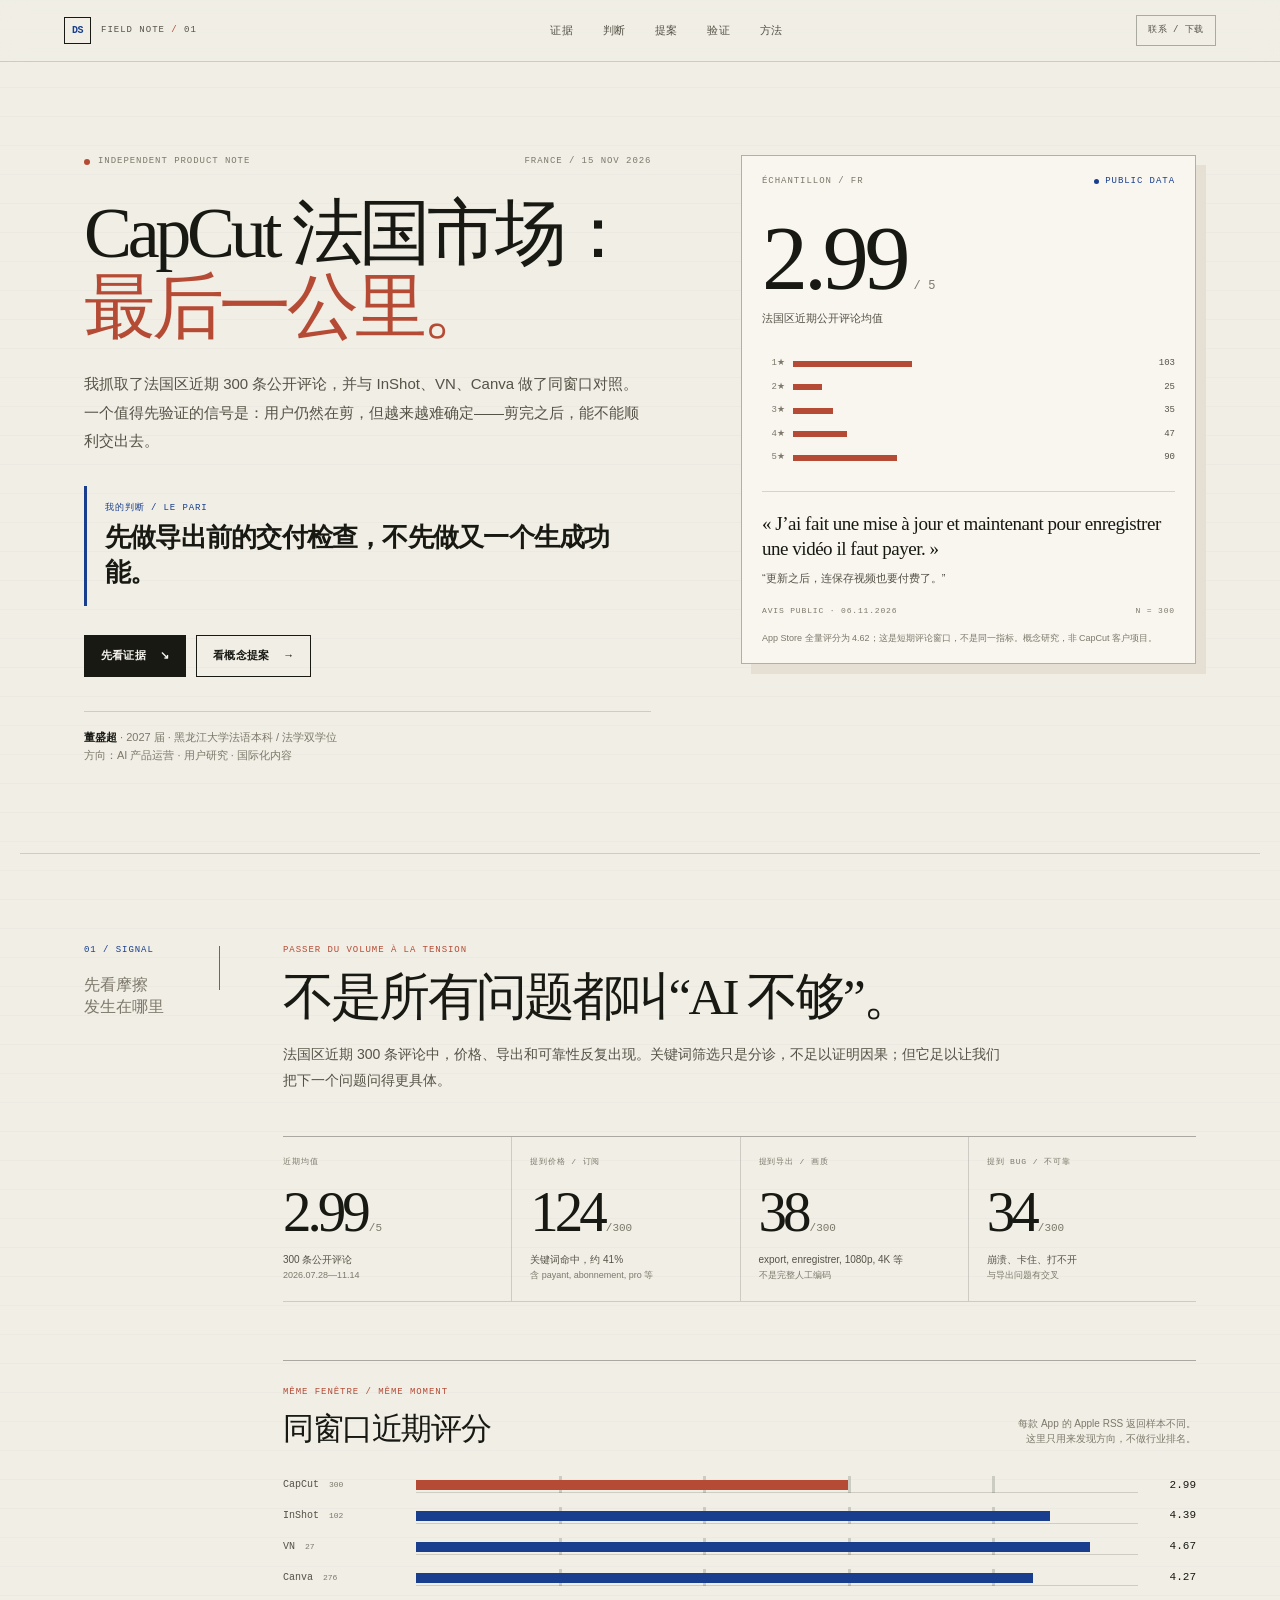
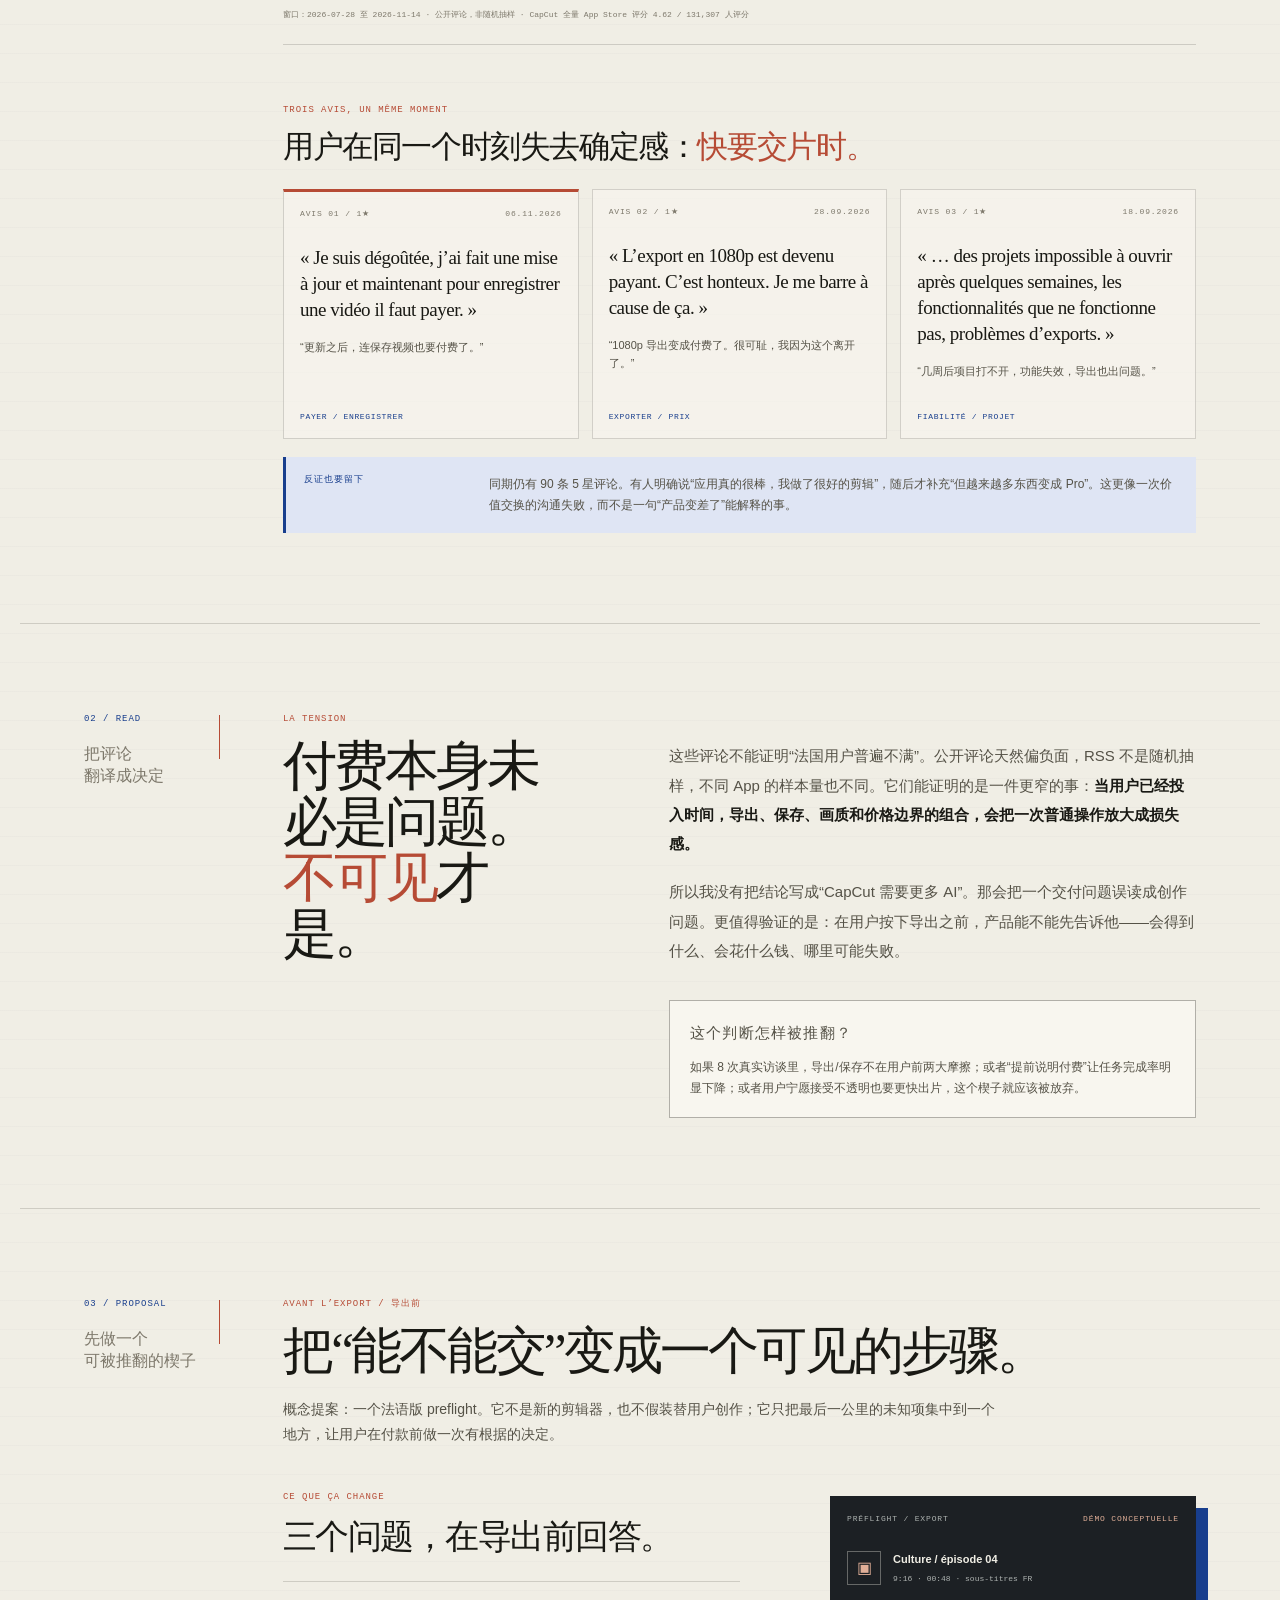
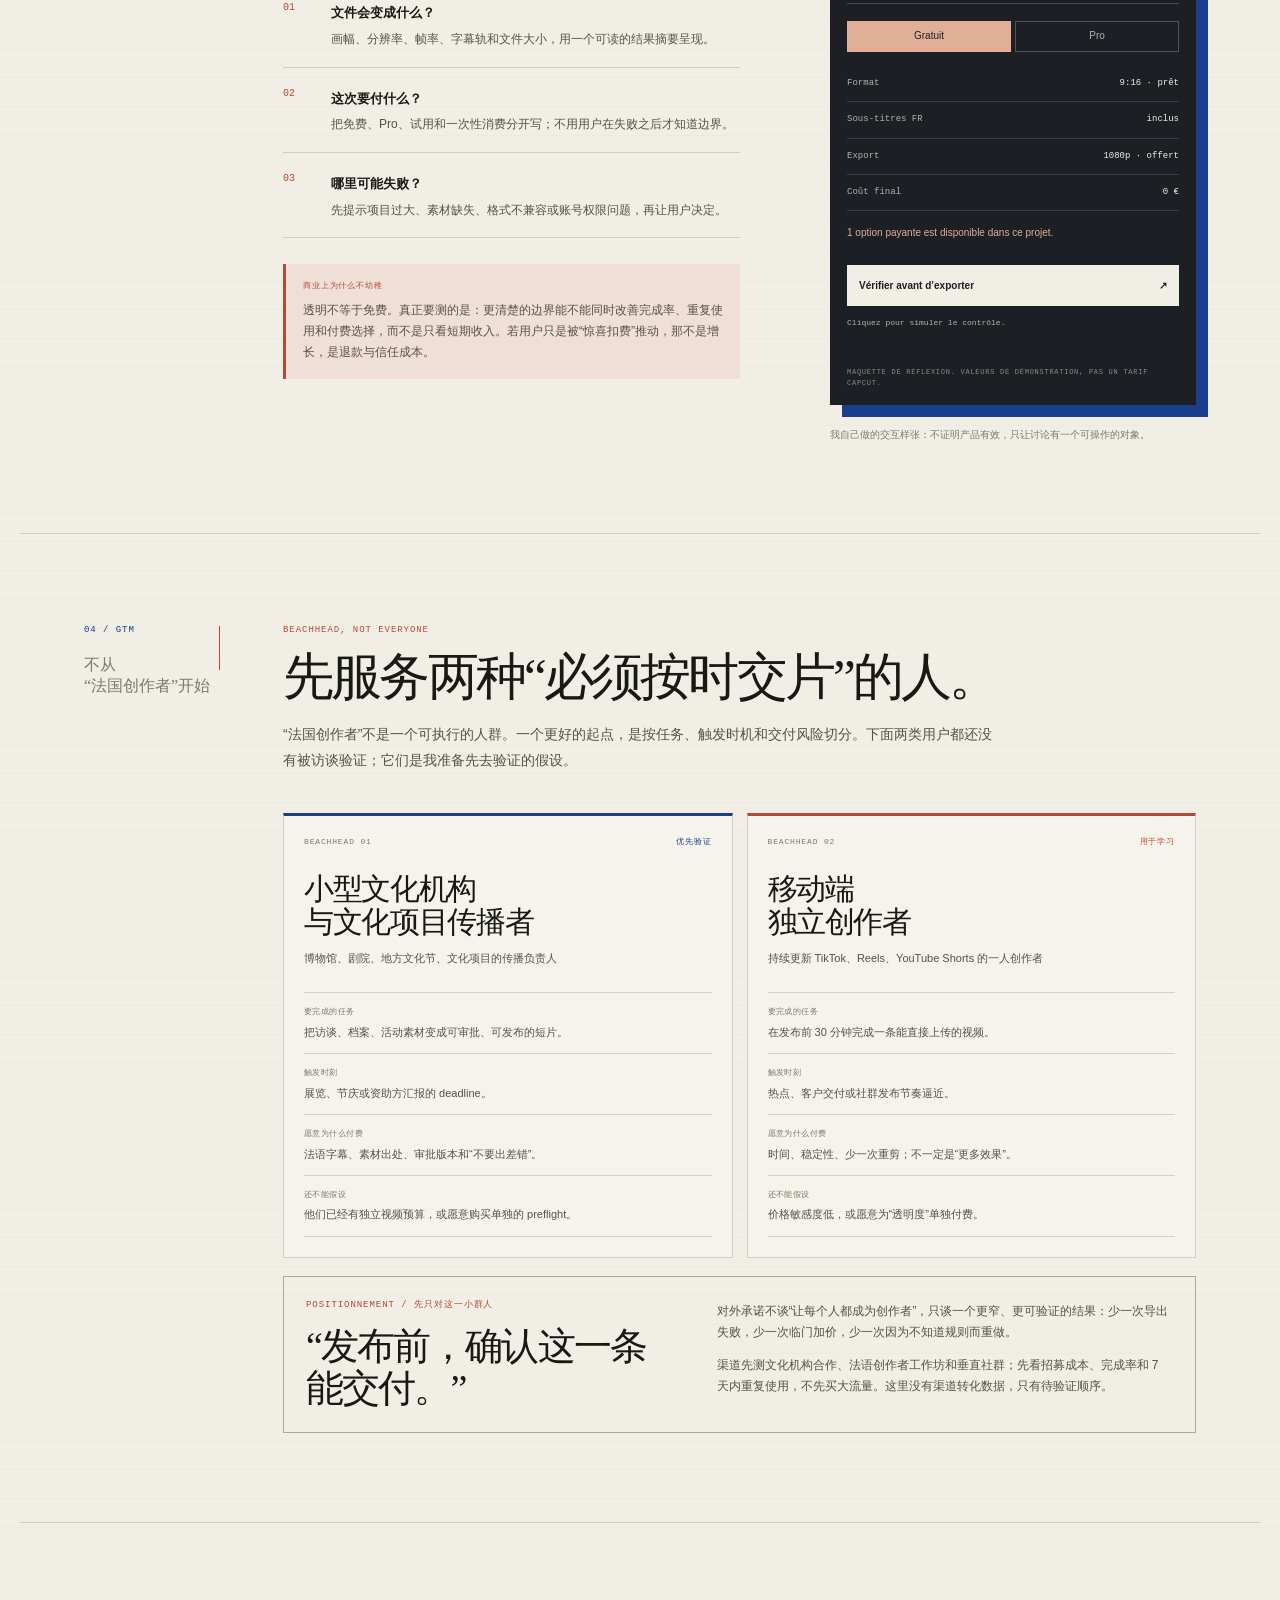
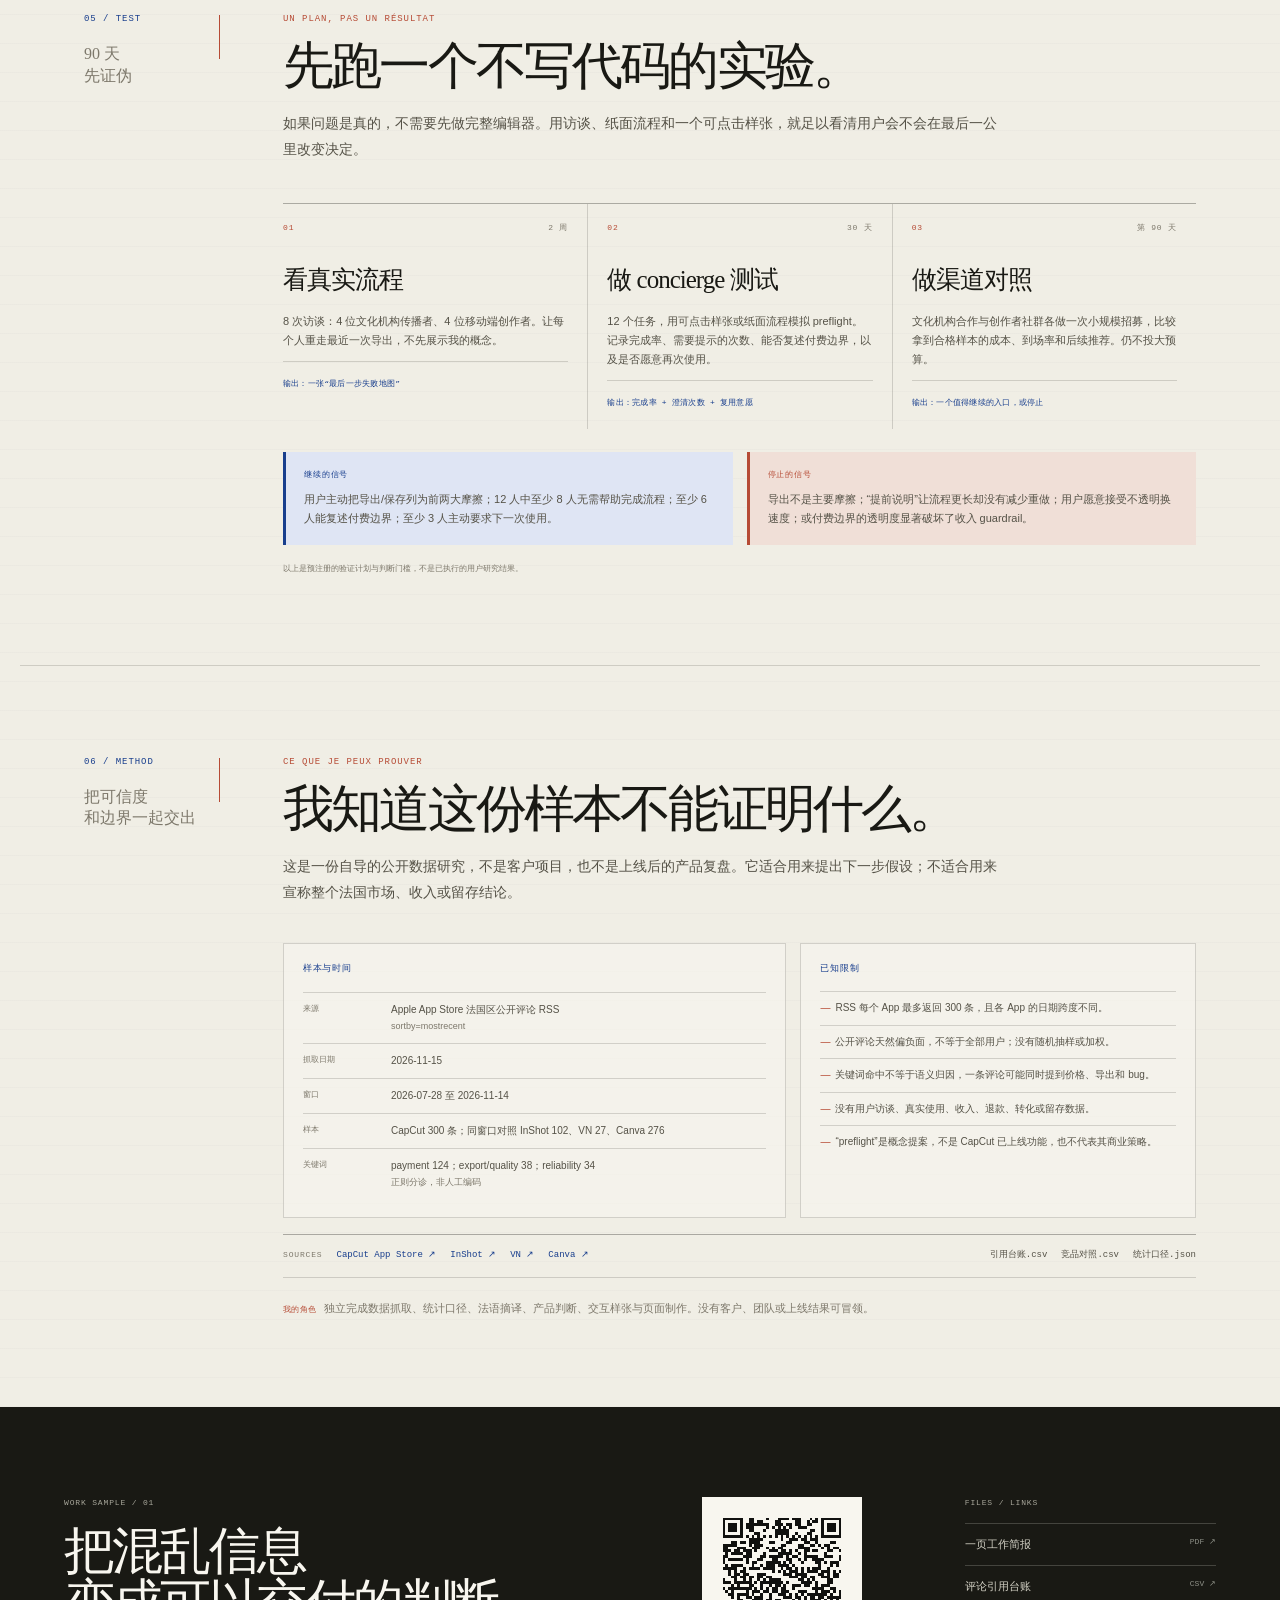
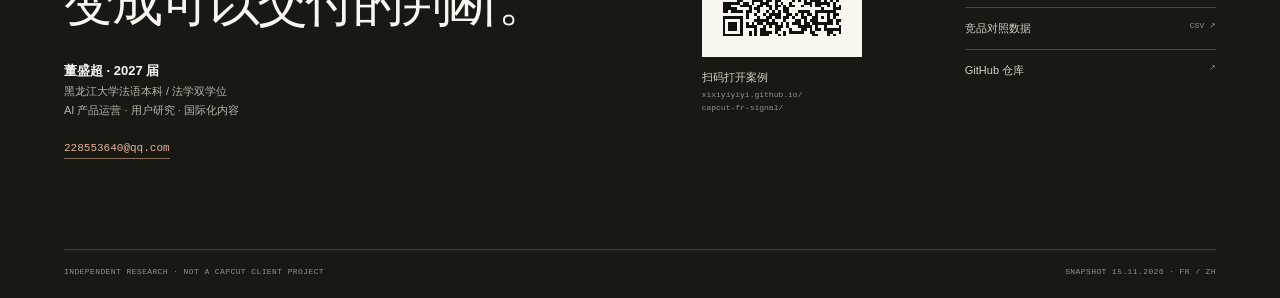
<file: index.html>
<!doctype html>
<html lang="zh-Hans">
<head>
  <meta charset="utf-8">
  <meta name="viewport" content="width=device-width, initial-scale=1">
  <title>CapCut 法国市场：最后一公里｜董盛超</title>
  <meta name="description" content="基于 300 条法国区公开评论的独立产品判断：CapCut 值得先验证的机会，可能是导出前的交付确定性，而不是又一个生成功能。概念研究，不是客户项目。">
  <meta name="theme-color" content="#f0eee5">
  <meta name="color-scheme" content="light">
  <meta property="og:type" content="website">
  <meta property="og:title" content="CapCut 法国市场：最后一公里">
  <meta property="og:description" content="从 300 条法国区公开评论，到一个关于交付确定性的产品判断。独立研究 / 概念提案。">
  <meta property="og:url" content="https://xixiyiyiyi.github.io/capcut-fr-signal/">
  <meta property="og:image" content="https://xixiyiyiyi.github.io/capcut-fr-signal/assets/og.png">
  <meta property="og:image:width" content="1200">
  <meta property="og:image:height" content="630">
  <meta property="og:locale" content="zh_CN">
  <meta property="og:locale:alternate" content="fr_FR">
  <meta name="twitter:card" content="summary_large_image">
  <link rel="canonical" href="https://xixiyiyiyi.github.io/capcut-fr-signal/">
  <link rel="icon" href="assets/favicon.svg" type="image/svg+xml">
  <link rel="stylesheet" href="styles.css">
  <script type="application/ld+json">
  {
    "@context": "https://schema.org",
    "@type": "CreativeWork",
    "name": "CapCut 法国市场：最后一公里",
    "author": {"@type": "Person", "name": "董盛超"},
    "dateCreated": "2026-11-15",
    "dateModified": "2026-11-15",
    "inLanguage": ["zh-Hans", "fr"],
    "description": "基于法国区公开 App Store 评论的独立产品研究与概念提案。"
  }
  </script>
</head>
<body>
  <a class="skip-link" href="#main">跳到正文</a>

  <header class="topbar">
    <a class="brand" href="#top" aria-label="董盛超，回到顶部">
      <span class="brand-mark">DS</span>
      <span class="brand-name">FIELD NOTE <b>/</b> 01</span>
    </a>
    <nav class="topnav" aria-label="页面章节">
      <a href="#evidence">证据</a>
      <a href="#read">判断</a>
      <a href="#concept">提案</a>
      <a href="#test">验证</a>
      <a href="#method">方法</a>
    </nav>
    <a class="topbar-action" href="#contact">联系 / 下载</a>
  </header>

  <main id="main">
    <section class="hero" id="top">
      <div class="hero-copy">
        <div class="eyebrow-row">
          <p class="eyebrow"><span class="eyebrow-dot"></span> INDEPENDENT PRODUCT NOTE</p>
          <p class="eyebrow-date">FRANCE / 15 NOV 2026</p>
        </div>
        <h1>CapCut 法国市场：<br><span>最后一公里。</span></h1>
        <p class="hero-lede">我抓取了法国区近期 300 条公开评论，并与 InShot、VN、Canva 做了同窗口对照。一个值得先验证的信号是：用户仍然在剪，但越来越难确定——剪完之后，能不能顺利交出去。</p>

        <div class="thesis">
          <p class="thesis-label">我的判断 / LE PARI</p>
          <p>先做导出前的交付检查，不先做又一个生成功能。</p>
        </div>

        <div class="hero-actions">
          <a class="button button-primary" href="#evidence">先看证据 <span aria-hidden="true">↘</span></a>
          <a class="button button-quiet" href="#concept">看概念提案 <span aria-hidden="true">→</span></a>
        </div>

        <div class="hero-byline">
          <p><strong>董盛超</strong> · 2027 届 · 黑龙江大学法语本科 / 法学双学位</p>
          <p>方向：AI 产品运营 · 用户研究 · 国际化内容</p>
        </div>
      </div>

      <aside class="signal-card" aria-label="CapCut 法国区近期评论摘要">
        <div class="signal-top">
          <span>ÉCHANTILLON / FR</span>
          <span class="signal-live"><i></i> PUBLIC DATA</span>
        </div>
        <div class="signal-score">
          <span>2.99</span><small>/ 5</small>
        </div>
        <p class="signal-caption">法国区近期公开评论均值</p>
        <div class="rating-line" aria-label="星级分布">
          <span>1★</span><i style="--bar: 34.3%"></i><b>103</b>
          <span>2★</span><i style="--bar: 8.3%"></i><b>25</b>
          <span>3★</span><i style="--bar: 11.7%"></i><b>35</b>
          <span>4★</span><i style="--bar: 15.7%"></i><b>47</b>
          <span>5★</span><i style="--bar: 30%"></i><b>90</b>
        </div>
        <div class="signal-rule"></div>
        <blockquote lang="fr">« J’ai fait une mise à jour et maintenant pour enregistrer une vidéo il faut payer. »</blockquote>
        <p class="signal-translation">“更新之后，连保存视频也要付费了。”</p>
        <div class="signal-foot">
          <span>AVIS PUBLIC · 06.11.2026</span>
          <span>n = 300</span>
        </div>
        <p class="signal-note">App Store 全量评分为 4.62；这是短期评论窗口，不是同一指标。概念研究，非 CapCut 客户项目。</p>
      </aside>
    </section>

    <section class="chapter chapter-evidence" id="evidence">
      <div class="chapter-rail">
        <p class="rail-label">01 / SIGNAL</p>
        <p class="rail-note">先看摩擦<br>发生在哪里</p>
      </div>
      <div class="chapter-body">
        <div class="section-head">
          <p class="kicker">PASSER DU VOLUME À LA TENSION</p>
          <h2>不是所有问题都叫“AI 不够”。</h2>
          <p class="section-intro">法国区近期 300 条评论中，价格、导出和可靠性反复出现。关键词筛选只是分诊，不足以证明因果；但它足以让我们把下一个问题问得更具体。</p>
        </div>

        <div class="stat-grid" aria-label="关键统计">
          <article class="stat">
            <p class="stat-label">近期均值</p>
            <p class="stat-number">2.99<small>/5</small></p>
            <p class="stat-detail">300 条公开评论<br><span>2026.07.28—11.14</span></p>
          </article>
          <article class="stat">
            <p class="stat-label">提到价格 / 订阅</p>
            <p class="stat-number">124<small>/300</small></p>
            <p class="stat-detail">关键词命中，约 41%<br><span>含 payant, abonnement, pro 等</span></p>
          </article>
          <article class="stat">
            <p class="stat-label">提到导出 / 画质</p>
            <p class="stat-number">38<small>/300</small></p>
            <p class="stat-detail">export, enregistrer, 1080p, 4K 等<br><span>不是完整人工编码</span></p>
          </article>
          <article class="stat">
            <p class="stat-label">提到 bug / 不可靠</p>
            <p class="stat-number">34<small>/300</small></p>
            <p class="stat-detail">崩溃、卡住、打不开<br><span>与导出问题有交叉</span></p>
          </article>
        </div>

        <div class="comparison">
          <div class="comparison-head">
            <div>
              <p class="kicker">MÊME FENÊTRE / MÊME MOMENT</p>
              <h3>同窗口近期评分</h3>
            </div>
            <p class="comparison-aside">每款 App 的 Apple RSS 返回样本不同。<br>这里只用来发现方向，不做行业排名。</p>
          </div>
          <div class="compare-chart" role="img" aria-label="CapCut 近期均分 2.99，InShot 4.39，VN 4.67，Canva 4.27">
            <div class="compare-row">
              <span class="compare-name">CapCut <b>300</b></span>
              <span class="compare-track"><i style="--score: 59.8%"></i></span>
              <strong>2.99</strong>
            </div>
            <div class="compare-row">
              <span class="compare-name">InShot <b>102</b></span>
              <span class="compare-track"><i style="--score: 87.8%"></i></span>
              <strong>4.39</strong>
            </div>
            <div class="compare-row">
              <span class="compare-name">VN <b>27</b></span>
              <span class="compare-track"><i style="--score: 93.4%"></i></span>
              <strong>4.67</strong>
            </div>
            <div class="compare-row">
              <span class="compare-name">Canva <b>276</b></span>
              <span class="compare-track"><i style="--score: 85.4%"></i></span>
              <strong>4.27</strong>
            </div>
          </div>
          <p class="comparison-foot">窗口：2026-07-28 至 2026-11-14 · 公开评论，非随机抽样 · CapCut 全量 App Store 评分 4.62 / 131,307 人评分</p>
        </div>

        <div class="quote-head">
          <p class="kicker">TROIS AVIS, UN MÊME MOMENT</p>
          <h3>用户在同一个时刻失去确定感：<em>快要交片时。</em></h3>
        </div>
        <div class="quote-grid">
          <article class="quote-card quote-card-red">
            <div class="quote-meta"><span>AVIS 01 / 1★</span><time datetime="2026-11-06">06.11.2026</time></div>
            <blockquote lang="fr">« Je suis dégoûtée, j’ai fait une mise à jour et maintenant pour enregistrer une vidéo il faut payer. »</blockquote>
            <p class="quote-gloss">“更新之后，连保存视频也要付费了。”</p>
            <p class="quote-tag">PAYER / ENREGISTRER</p>
          </article>
          <article class="quote-card">
            <div class="quote-meta"><span>AVIS 02 / 1★</span><time datetime="2026-09-28">28.09.2026</time></div>
            <blockquote lang="fr">« L’export en 1080p est devenu payant. C’est honteux. Je me barre à cause de ça. »</blockquote>
            <p class="quote-gloss">“1080p 导出变成付费了。很可耻，我因为这个离开了。”</p>
            <p class="quote-tag">EXPORTER / PRIX</p>
          </article>
          <article class="quote-card">
            <div class="quote-meta"><span>AVIS 03 / 1★</span><time datetime="2026-09-18">18.09.2026</time></div>
            <blockquote lang="fr">« … des projets impossible à ouvrir après quelques semaines, les fonctionnalités que ne fonctionne pas, problèmes d’exports. »</blockquote>
            <p class="quote-gloss">“几周后项目打不开，功能失效，导出也出问题。”</p>
            <p class="quote-tag">FIABILITÉ / PROJET</p>
          </article>
        </div>
        <div class="counter-signal">
          <p class="counter-label">反证也要留下</p>
          <p>同期仍有 90 条 5 星评论。有人明确说“应用真的很棒，我做了很好的剪辑”，随后才补充“但越来越多东西变成 Pro”。这更像一次价值交换的沟通失败，而不是一句“产品变差了”能解释的事。</p>
        </div>
      </div>
    </section>

    <section class="chapter chapter-read" id="read">
      <div class="chapter-rail">
        <p class="rail-label">02 / READ</p>
        <p class="rail-note">把评论<br>翻译成决定</p>
      </div>
      <div class="chapter-body read-layout">
        <div class="read-title">
          <p class="kicker">LA TENSION</p>
          <h2>付费本身未必是问题。<br><em>不可见</em>才是。</h2>
        </div>
        <div class="read-copy">
          <p>这些评论不能证明“法国用户普遍不满”。公开评论天然偏负面，RSS 不是随机抽样，不同 App 的样本量也不同。它们能证明的是一件更窄的事：<strong>当用户已经投入时间，导出、保存、画质和价格边界的组合，会把一次普通操作放大成损失感。</strong></p>
          <p>所以我没有把结论写成“CapCut 需要更多 AI”。那会把一个交付问题误读成创作问题。更值得验证的是：在用户按下导出之前，产品能不能先告诉他——会得到什么、会花什么钱、哪里可能失败。</p>
          <div class="falsify">
            <p class="falsify-label">这个判断怎样被推翻？</p>
            <p>如果 8 次真实访谈里，导出/保存不在用户前两大摩擦；或者“提前说明付费”让任务完成率明显下降；或者用户宁愿接受不透明也要更快出片，这个楔子就应该被放弃。</p>
          </div>
        </div>
      </div>
    </section>

    <section class="chapter chapter-concept" id="concept">
      <div class="chapter-rail">
        <p class="rail-label">03 / PROPOSAL</p>
        <p class="rail-note">先做一个<br>可被推翻的楔子</p>
      </div>
      <div class="chapter-body">
        <div class="section-head concept-head">
          <p class="kicker">AVANT L’EXPORT / 导出前</p>
          <h2>把“能不能交”变成一个可见的步骤。</h2>
          <p class="section-intro">概念提案：一个法语版 preflight。它不是新的剪辑器，也不假装替用户创作；它只把最后一公里的未知项集中到一个地方，让用户在付款前做一次有根据的决定。</p>
        </div>

        <div class="concept-grid">
          <div class="concept-copy">
            <p class="kicker">CE QUE ÇA CHANGE</p>
            <h3>三个问题，在导出前回答。</h3>
            <ol class="question-list">
              <li><span>01</span><div><strong>文件会变成什么？</strong><p>画幅、分辨率、帧率、字幕轨和文件大小，用一个可读的结果摘要呈现。</p></div></li>
              <li><span>02</span><div><strong>这次要付什么？</strong><p>把免费、Pro、试用和一次性消费分开写；不用用户在失败之后才知道边界。</p></div></li>
              <li><span>03</span><div><strong>哪里可能失败？</strong><p>先提示项目过大、素材缺失、格式不兼容或账号权限问题，再让用户决定。</p></div></li>
            </ol>
            <div class="concept-note">
              <p class="concept-note-label">商业上为什么不幼稚</p>
              <p>透明不等于免费。真正要测的是：更清楚的边界能不能同时改善完成率、重复使用和付费选择，而不是只看短期收入。若用户只是被“惊喜扣费”推动，那不是增长，是退款与信任成本。</p>
            </div>
          </div>

          <div class="demo-wrap">
            <div class="demo-card" id="preflight-demo">
              <div class="demo-top">
                <span>PRÉFLIGHT / EXPORT</span>
                <span class="demo-stamp">DÉMO CONCEPTUELLE</span>
              </div>
              <div class="demo-project">
                <span class="demo-project-mark">▣</span>
                <div><strong>Culture / épisode 04</strong><small>9:16 · 00:48 · sous-titres FR</small></div>
              </div>
              <div class="demo-tabs" role="tablist" aria-label="模拟方案">
                <button type="button" class="is-active" data-plan="free" role="tab" aria-selected="true">Gratuit</button>
                <button type="button" data-plan="pro" role="tab" aria-selected="false">Pro</button>
              </div>
              <div class="demo-table" aria-live="polite">
                <div><span>Format</span><strong>9:16 · prêt</strong></div>
                <div><span>Sous-titres FR</span><strong id="demo-subtitles">inclus</strong></div>
                <div><span>Export</span><strong id="demo-export">1080p · offert</strong></div>
                <div><span>Coût final</span><strong id="demo-cost">0 €</strong></div>
              </div>
              <p class="demo-warning" id="demo-warning">1 option payante est disponible dans ce projet.</p>
              <button class="demo-button" type="button" id="demo-check">Vérifier avant d’exporter <span aria-hidden="true">↗</span></button>
              <p class="demo-result" id="demo-result" aria-live="polite">Cliquez pour simuler le contrôle.</p>
              <p class="demo-disclaimer">Maquette de réflexion. Valeurs de démonstration, pas un tarif CapCut.</p>
            </div>
            <p class="demo-caption">我自己做的交互样张：不证明产品有效，只让讨论有一个可操作的对象。</p>
          </div>
        </div>
      </div>
    </section>

    <section class="chapter chapter-gtm" id="gtm">
      <div class="chapter-rail">
        <p class="rail-label">04 / GTM</p>
        <p class="rail-note">不从<br>“法国创作者”开始</p>
      </div>
      <div class="chapter-body">
        <div class="section-head gtm-head">
          <p class="kicker">BEACHHEAD, NOT EVERYONE</p>
          <h2>先服务两种“必须按时交片”的人。</h2>
          <p class="section-intro">“法国创作者”不是一个可执行的人群。一个更好的起点，是按任务、触发时机和交付风险切分。下面两类用户都还没有被访谈验证；它们是我准备先去验证的假设。</p>
        </div>

        <div class="segment-grid">
          <article class="segment-card segment-card-blue">
            <div class="segment-top"><span>BEACHHEAD 01</span><b>优先验证</b></div>
            <h3>小型文化机构<br>与文化项目传播者</h3>
            <p class="segment-who">博物馆、剧院、地方文化节、文化项目的传播负责人</p>
            <dl>
              <div><dt>要完成的任务</dt><dd>把访谈、档案、活动素材变成可审批、可发布的短片。</dd></div>
              <div><dt>触发时刻</dt><dd>展览、节庆或资助方汇报的 deadline。</dd></div>
              <div><dt>愿意为什么付费</dt><dd>法语字幕、素材出处、审批版本和“不要出差错”。</dd></div>
              <div><dt>还不能假设</dt><dd>他们已经有独立视频预算，或愿意购买单独的 preflight。</dd></div>
            </dl>
          </article>
          <article class="segment-card segment-card-red">
            <div class="segment-top"><span>BEACHHEAD 02</span><b>用于学习</b></div>
            <h3>移动端<br>独立创作者</h3>
            <p class="segment-who">持续更新 TikTok、Reels、YouTube Shorts 的一人创作者</p>
            <dl>
              <div><dt>要完成的任务</dt><dd>在发布前 30 分钟完成一条能直接上传的视频。</dd></div>
              <div><dt>触发时刻</dt><dd>热点、客户交付或社群发布节奏逼近。</dd></div>
              <div><dt>愿意为什么付费</dt><dd>时间、稳定性、少一次重剪；不一定是“更多效果”。</dd></div>
              <div><dt>还不能假设</dt><dd>价格敏感度低，或愿意为“透明度”单独付费。</dd></div>
            </dl>
          </article>
        </div>

        <div class="positioning">
          <div>
            <p class="kicker">POSITIONNEMENT / 先只对这一小群人</p>
            <p class="positioning-line">“发布前，确认这一条能交付。”</p>
          </div>
          <div class="positioning-copy">
            <p>对外承诺不谈“让每个人都成为创作者”，只谈一个更窄、更可验证的结果：少一次导出失败，少一次临门加价，少一次因为不知道规则而重做。</p>
            <p>渠道先测文化机构合作、法语创作者工作坊和垂直社群；先看招募成本、完成率和 7 天内重复使用，不先买大流量。这里没有渠道转化数据，只有待验证顺序。</p>
          </div>
        </div>
      </div>
    </section>

    <section class="chapter chapter-test" id="test">
      <div class="chapter-rail">
        <p class="rail-label">05 / TEST</p>
        <p class="rail-note">90 天<br>先证伪</p>
      </div>
      <div class="chapter-body">
        <div class="section-head">
          <p class="kicker">UN PLAN, PAS UN RÉSULTAT</p>
          <h2>先跑一个不写代码的实验。</h2>
          <p class="section-intro">如果问题是真的，不需要先做完整编辑器。用访谈、纸面流程和一个可点击样张，就足以看清用户会不会在最后一公里改变决定。</p>
        </div>

        <div class="timeline">
          <article class="timeline-step">
            <div class="timeline-top"><span>01</span><time>2 周</time></div>
            <h3>看真实流程</h3>
            <p>8 次访谈：4 位文化机构传播者、4 位移动端创作者。让每个人重走最近一次导出，不先展示我的概念。</p>
            <p class="timeline-output">输出：一张“最后一步失败地图”</p>
          </article>
          <article class="timeline-step">
            <div class="timeline-top"><span>02</span><time>30 天</time></div>
            <h3>做 concierge 测试</h3>
            <p>12 个任务，用可点击样张或纸面流程模拟 preflight。记录完成率、需要提示的次数、能否复述付费边界，以及是否愿意再次使用。</p>
            <p class="timeline-output">输出：完成率 + 澄清次数 + 复用意愿</p>
          </article>
          <article class="timeline-step">
            <div class="timeline-top"><span>03</span><time>第 90 天</time></div>
            <h3>做渠道对照</h3>
            <p>文化机构合作与创作者社群各做一次小规模招募，比较拿到合格样本的成本、到场率和后续推荐。仍不投大预算。</p>
            <p class="timeline-output">输出：一个值得继续的入口，或停止</p>
          </article>
        </div>

        <div class="decision-grid">
          <div class="decision decision-go">
            <p class="decision-label">继续的信号</p>
            <p>用户主动把导出/保存列为前两大摩擦；12 人中至少 8 人无需帮助完成流程；至少 6 人能复述付费边界；至少 3 人主动要求下一次使用。</p>
          </div>
          <div class="decision decision-stop">
            <p class="decision-label">停止的信号</p>
            <p>导出不是主要摩擦；“提前说明”让流程更长却没有减少重做；用户愿意接受不透明换速度；或付费边界的透明度显著破坏了收入 guardrail。</p>
          </div>
        </div>
        <p class="test-disclaimer">以上是预注册的验证计划与判断门槛，不是已执行的用户研究结果。</p>
      </div>
    </section>

    <section class="chapter chapter-method" id="method">
      <div class="chapter-rail">
        <p class="rail-label">06 / METHOD</p>
        <p class="rail-note">把可信度<br>和边界一起交出</p>
      </div>
      <div class="chapter-body">
        <div class="section-head method-head">
          <p class="kicker">CE QUE JE PEUX PROUVER</p>
          <h2>我知道这份样本不能证明什么。</h2>
          <p class="section-intro">这是一份自导的公开数据研究，不是客户项目，也不是上线后的产品复盘。它适合用来提出下一步假设；不适合用来宣称整个法国市场、收入或留存结论。</p>
        </div>

        <div class="method-grid">
          <div class="method-panel">
            <p class="method-title">样本与时间</p>
            <table>
              <tbody>
                <tr><th>来源</th><td>Apple App Store 法国区公开评论 RSS<br><span>sortby=mostrecent</span></td></tr>
                <tr><th>抓取日期</th><td>2026-11-15</td></tr>
                <tr><th>窗口</th><td>2026-07-28 至 2026-11-14</td></tr>
                <tr><th>样本</th><td>CapCut 300 条；同窗口对照 InShot 102、VN 27、Canva 276</td></tr>
                <tr><th>关键词</th><td>payment 124；export/quality 38；reliability 34<br><span>正则分诊，非人工编码</span></td></tr>
              </tbody>
            </table>
          </div>
          <div class="method-panel">
            <p class="method-title">已知限制</p>
            <ul class="limits-list">
              <li>RSS 每个 App 最多返回 300 条，且各 App 的日期跨度不同。</li>
              <li>公开评论天然偏负面，不等于全部用户；没有随机抽样或加权。</li>
              <li>关键词命中不等于语义归因，一条评论可能同时提到价格、导出和 bug。</li>
              <li>没有用户访谈、真实使用、收入、退款、转化或留存数据。</li>
              <li>“preflight”是概念提案，不是 CapCut 已上线功能，也不代表其商业策略。</li>
            </ul>
          </div>
        </div>

        <div class="source-row" aria-label="研究来源">
          <div><span class="source-label">SOURCES</span><a href="https://apps.apple.com/fr/app/capcut-%C3%A9diteur-vid%C3%A9o-photo/id1500855883" target="_blank" rel="noreferrer">CapCut App Store ↗</a><a href="https://apps.apple.com/fr/app/inshot-montage-video-photo/id997362197" target="_blank" rel="noreferrer">InShot ↗</a><a href="https://apps.apple.com/fr/app/vn-%C3%A9diteur-photo-vid%C3%A9o/id1343581380" target="_blank" rel="noreferrer">VN ↗</a><a href="https://apps.apple.com/fr/app/canva-montage-photo-vid%C3%A9o-ia/id897446215" target="_blank" rel="noreferrer">Canva ↗</a></div>
          <div class="source-downloads"><a href="data/quote-ledger.csv">引用台账.csv</a><a href="data/app-comparison.csv">竞品对照.csv</a><a href="data/stats.json">统计口径.json</a></div>
        </div>
        <div class="method-role">
          <p><span>我的角色</span>独立完成数据抓取、统计口径、法语摘译、产品判断、交互样张与页面制作。没有客户、团队或上线结果可冒领。</p>
        </div>
      </div>
    </section>
  </main>

  <footer class="site-footer" id="contact">
    <div class="footer-main">
      <div class="footer-intro">
        <p class="footer-kicker">WORK SAMPLE / 01</p>
        <h2>把混乱信息<br>变成可以交付的判断。</h2>
        <p class="footer-name">董盛超 · 2027 届</p>
        <p>黑龙江大学法语本科 / 法学双学位</p>
        <p>AI 产品运营 · 用户研究 · 国际化内容</p>
        <a class="footer-mail" href="mailto:228553640@qq.com">228553640@qq.com</a>
      </div>
      <div class="footer-qr">
        <div class="qr-shell"><img src="assets/qr.svg" width="168" height="168" alt="扫码打开 CapCut 在法国案例页"></div>
        <p>扫码打开案例</p>
        <p class="qr-url">xixiyiyiyi.github.io/<br>capcut-fr-signal/</p>
      </div>
      <div class="footer-links">
        <p class="footer-kicker">FILES / LINKS</p>
        <a href="brief.pdf">一页工作简报 <span>PDF ↗</span></a>
        <a href="data/quote-ledger.csv">评论引用台账 <span>CSV ↗</span></a>
        <a href="data/app-comparison.csv">竞品对照数据 <span>CSV ↗</span></a>
        <a href="https://github.com/xixiyiyiyi/capcut-fr-signal" target="_blank" rel="noreferrer">GitHub 仓库 <span>↗</span></a>
      </div>
    </div>
    <div class="footer-bottom">
      <span>INDEPENDENT RESEARCH · NOT A CAPCUT CLIENT PROJECT</span>
      <span>SNAPSHOT 15.11.2026 · FR / ZH</span>
    </div>
  </footer>

  <script src="app.js"></script>
</body>
</html>
</file>
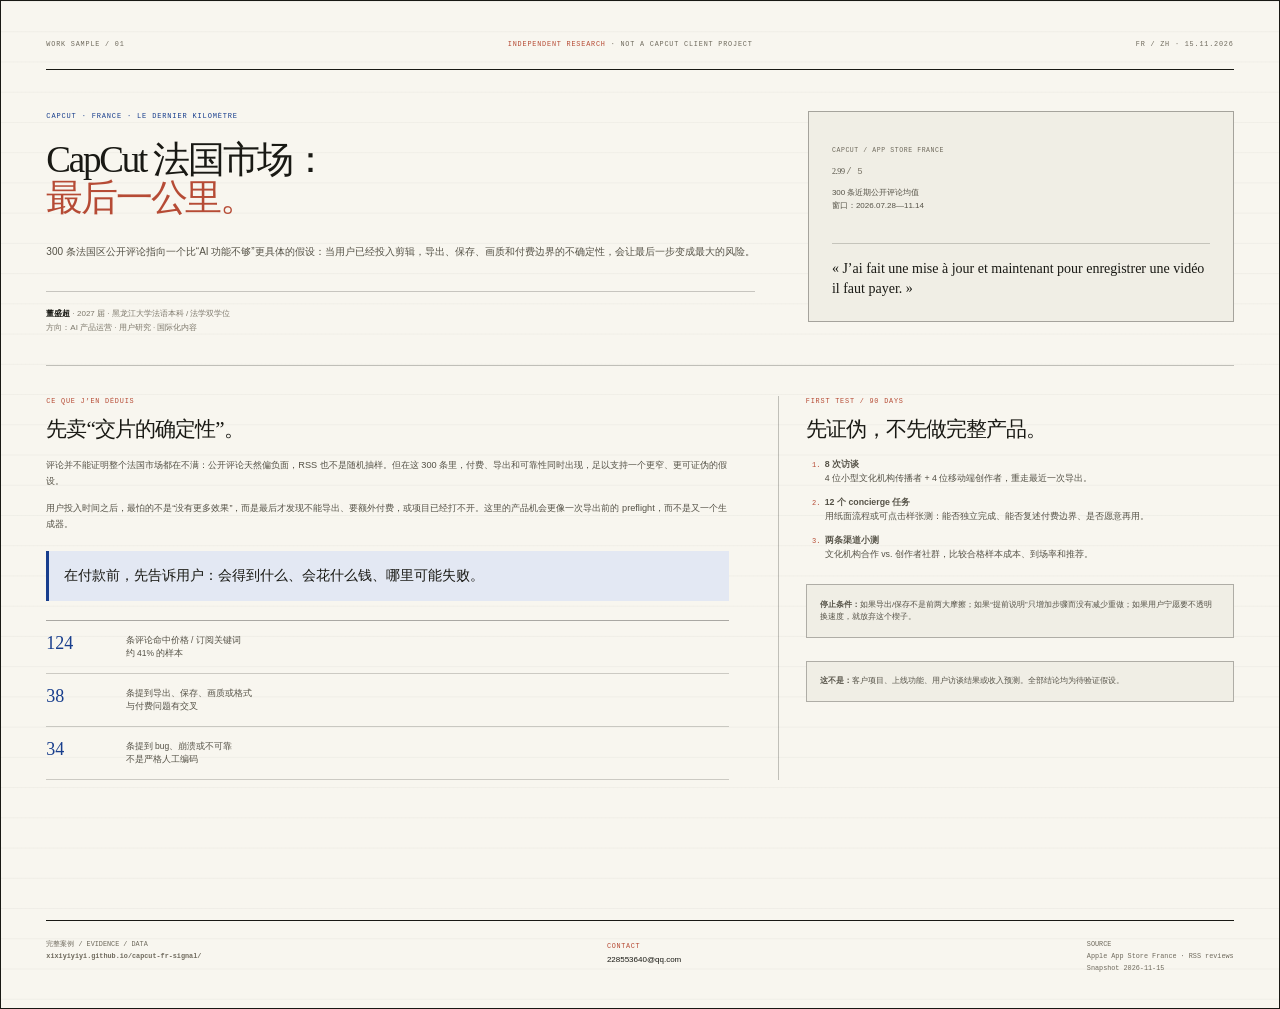
<file: brief.html>
<!doctype html>
<html lang="zh-Hans">
<head>
  <meta charset="utf-8">
  <title>CapCut 法国市场：最后一公里｜一页工作简报</title>
  <style>
    @page { size: A4; margin: 15mm; }
    * { box-sizing: border-box; }
    body {
      margin: 0;
      color: #191914;
      background: #f0eee5;
      font-family: -apple-system, BlinkMacSystemFont, "PingFang SC", "Hiragino Sans GB", "Microsoft YaHei", sans-serif;
      font-size: 10.5px;
      line-height: 1.6;
      -webkit-font-smoothing: antialiased;
    }
    .page {
      display: flex;
      min-height: 267mm;
      flex-direction: column;
      padding: 10mm 12mm 9mm;
      border: 0.4mm solid #191914;
      background:
        linear-gradient(rgba(25, 25, 20, 0.035) 1px, transparent 1px) 0 0 / 100% 8mm,
        #f8f6ef;
    }
    .top { display: flex; justify-content: space-between; gap: 12mm; padding-bottom: 5mm; border-bottom: 0.4mm solid #191914; font-family: "SFMono-Regular", Menlo, monospace; font-size: 6.8px; letter-spacing: 0.12em; text-transform: uppercase; color: #6f6a5d; }
    .top b { color: #b64b35; font-weight: 500; }
    .hero { display: grid; grid-template-columns: 1.25fr 0.75fr; gap: 14mm; padding: 11mm 0 8mm; border-bottom: 0.2mm solid rgba(25,25,20,.25); }
    .eyebrow { margin: 0 0 5mm; color: #183e8d; font-family: "SFMono-Regular", Menlo, monospace; font-size: 7px; letter-spacing: 0.12em; }
    h1 { margin: 0; font-family: "Iowan Old Style", Baskerville, "Songti SC", serif; font-size: 37px; font-weight: 500; letter-spacing: -0.06em; line-height: 1.02; }
    h1 em { color: #b64b35; font-style: normal; }
    .deck { margin: 7mm 0 0; color: #555247; font-size: 10px; line-height: 1.8; }
    .byline { margin-top: 8mm; padding-top: 4mm; border-top: 0.2mm solid rgba(25,25,20,.22); color: #7d786b; font-size: 8px; line-height: 1.7; }
    .byline strong { color: #191914; }
    .scorebox { align-self: start; padding: 6mm; border: 0.3mm solid rgba(25,25,20,.35); background: #f0eee5; }
    .scorebox .small { color: #6f6a5d; font-family: "SFMono-Regular", Menlo, monospace; font-size: 6.5px; letter-spacing: 0.09em; }
  .score { margin-top: 8mm; font-family: "Iowan Old Style", Baskerville, serif; font-size: 50px; font-weight: 500; letter-spacing: -0.04em; line-height: .9; }
    .score small { color: #7d786b; font-family: "SFMono-Regular", Menlo, monospace; font-size: 9px; letter-spacing: 0; }
    .scorebox p { margin: 3mm 0 0; color: #555247; font-size: 8px; }
    .scorebox blockquote { margin: 8mm 0 0; padding-top: 4mm; border-top: 0.2mm solid rgba(25,25,20,.2); font-family: "Iowan Old Style", Baskerville, "Songti SC", serif; font-size: 14px; line-height: 1.4; }
    .content { display: grid; grid-template-columns: 1.2fr 0.8fr; gap: 13mm; padding: 8mm 0; }
    .label { margin: 0 0 3mm; color: #b64b35; font-family: "SFMono-Regular", Menlo, monospace; font-size: 6.8px; letter-spacing: 0.12em; }
    h2 { margin: 0; font-family: "Iowan Old Style", Baskerville, "Songti SC", serif; font-size: 21px; font-weight: 500; letter-spacing: -0.045em; line-height: 1.1; }
    p { margin: 0; }
    .bodycopy { margin-top: 4mm; color: #555247; font-size: 9.2px; line-height: 1.75; }
    .bodycopy p + p { margin-top: 3mm; }
    .bodycopy strong { color: #191914; }
    .thesis { margin-top: 5mm; padding: 4mm; border-left: 1mm solid #183e8d; background: #e3e8f3; color: #191914; font-family: "Iowan Old Style", Baskerville, "Songti SC", serif; font-size: 14px; line-height: 1.42; }
    .facts { margin-top: 5mm; border-top: 0.3mm solid rgba(25,25,20,.35); }
    .fact { display: grid; grid-template-columns: 17mm 1fr; gap: 4mm; padding: 3.3mm 0; border-bottom: 0.2mm solid rgba(25,25,20,.2); }
    .fact strong { color: #183e8d; font-family: "Iowan Old Style", Baskerville, serif; font-size: 18px; font-weight: 500; line-height: 1; }
    .fact span { color: #555247; font-size: 8.5px; line-height: 1.6; }
    .right { padding-left: 7mm; border-left: 0.2mm solid rgba(25,25,20,.25); }
    .right ol { margin: 4mm 0 0; padding-left: 5mm; color: #555247; font-size: 8.8px; line-height: 1.65; }
    .right li + li { margin-top: 2.4mm; }
    .right li::marker { color: #b64b35; font-family: "SFMono-Regular", Menlo, monospace; font-size: 7px; }
    .boundary { margin-top: 6mm; padding: 3.5mm; border: 0.2mm solid rgba(25,25,20,.3); background: #f0eee5; }
    .boundary p { color: #555247; font-size: 8px; line-height: 1.6; }
    .bottom { display: flex; justify-content: space-between; gap: 12mm; margin-top: auto; padding-top: 5mm; border-top: 0.3mm solid #191914; }
    .bottom p { color: #6f6a5d; font-family: "SFMono-Regular", Menlo, monospace; font-size: 6.8px; line-height: 1.7; }
    .bottom .contact { color: #191914; font-family: inherit; font-size: 8px; }
    .bottom .contact b { color: #b64b35; font-family: "SFMono-Regular", Menlo, monospace; font-size: 6.8px; font-weight: 500; letter-spacing: 0.1em; }
    @media print {
      body { background: #f0eee5; print-color-adjust: exact; -webkit-print-color-adjust: exact; }
      .page { break-inside: avoid; }
    }
  </style>
</head>
<body>
  <div class="page">
    <div class="top"><span>WORK SAMPLE / 01</span><span><b>INDEPENDENT RESEARCH</b> · NOT A CAPCUT CLIENT PROJECT</span><span>FR / ZH · 15.11.2026</span></div>

    <section class="hero">
      <div>
        <p class="eyebrow">CAPCUT · FRANCE · LE DERNIER KILOMÈTRE</p>
        <h1>CapCut 法国市场：<br><em>最后一公里。</em></h1>
        <p class="deck">300 条法国区公开评论指向一个比“AI 功能不够”更具体的假设：当用户已经投入剪辑，导出、保存、画质和付费边界的不确定性，会让最后一步变成最大的风险。</p>
        <div class="byline"><strong>董盛超</strong> · 2027 届 · 黑龙江大学法语本科 / 法学双学位<br>方向：AI 产品运营 · 用户研究 · 国际化内容</div>
      </div>
      <aside class="scorebox">
        <p class="small">CAPCUT / APP STORE FRANCE</p>
        <p class="score">2.99 <small>/ 5</small></p>
        <p>300 条近期公开评论均值<br>窗口：2026.07.28—11.14</p>
        <blockquote lang="fr">« J’ai fait une mise à jour et maintenant pour enregistrer une vidéo il faut payer. »</blockquote>
      </aside>
    </section>

    <section class="content">
      <div>
        <p class="label">CE QUE J’EN DÉDUIS</p>
        <h2>先卖“交片的确定性”。</h2>
        <div class="bodycopy">
          <p>评论并不能证明整个法国市场都在不满：公开评论天然偏负面，RSS 也不是随机抽样。但在这 300 条里，付费、导出和可靠性同时出现，足以支持一个更窄、更可证伪的假设。</p>
          <p>用户投入时间之后，最怕的不是“没有更多效果”，而是最后才发现不能导出、要额外付费，或项目已经打不开。这里的产品机会更像一次导出前的 preflight，而不是又一个生成器。</p>
        </div>
        <div class="thesis">在付款前，先告诉用户：会得到什么、会花什么钱、哪里可能失败。</div>
        <div class="facts">
          <div class="fact"><strong>124</strong><span>条评论命中价格 / 订阅关键词<br>约 41% 的样本</span></div>
          <div class="fact"><strong>38</strong><span>条提到导出、保存、画质或格式<br>与付费问题有交叉</span></div>
          <div class="fact"><strong>34</strong><span>条提到 bug、崩溃或不可靠<br>不是严格人工编码</span></div>
        </div>
      </div>
      <div class="right">
        <p class="label">FIRST TEST / 90 DAYS</p>
        <h2>先证伪，不先做完整产品。</h2>
        <ol>
          <li><strong>8 次访谈</strong><br>4 位小型文化机构传播者 + 4 位移动端创作者，重走最近一次导出。</li>
          <li><strong>12 个 concierge 任务</strong><br>用纸面流程或可点击样张测：能否独立完成、能否复述付费边界、是否愿意再用。</li>
          <li><strong>两条渠道小测</strong><br>文化机构合作 vs. 创作者社群，比较合格样本成本、到场率和推荐。</li>
        </ol>
        <div class="boundary">
          <p><strong>停止条件：</strong>如果导出/保存不是前两大摩擦；如果“提前说明”只增加步骤而没有减少重做；如果用户宁愿要不透明换速度，就放弃这个楔子。</p>
        </div>
        <div class="boundary">
          <p><strong>这不是：</strong>客户项目、上线功能、用户访谈结果或收入预测。全部结论均为待验证假设。</p>
        </div>
      </div>
    </section>

    <div class="bottom">
      <p>完整案例 / EVIDENCE / DATA<br><b>xixiyiyiyi.github.io/capcut-fr-signal/</b></p>
      <p class="contact"><b>CONTACT</b><br>228553640@qq.com</p>
      <p>SOURCE<br>Apple App Store France · RSS reviews<br>Snapshot 2026-11-15</p>
    </div>
  </div>
</body>
</html>
</file>
<file: styles.css>
:root {
  --paper: #f0eee5;
  --paper-light: #f8f6ef;
  --paper-deep: #e5e0d3;
  --ink: #191914;
  --ink-soft: #555247;
  --ink-faint: #7d786b;
  --blue: #183e8d;
  --blue-soft: #dfe5f4;
  --red: #b64b35;
  --red-soft: #f0dfd7;
  --line: rgba(25, 25, 20, 0.16);
  --line-strong: rgba(25, 25, 20, 0.32);
  --mono: "SFMono-Regular", "Cascadia Mono", "Roboto Mono", Menlo, Consolas, monospace;
  --sans: -apple-system, BlinkMacSystemFont, "Segoe UI", "PingFang SC", "Hiragino Sans GB", "Microsoft YaHei", sans-serif;
  --serif: "Iowan Old Style", "Baskerville", "Times New Roman", "Songti SC", "Noto Serif CJK SC", serif;
  --max: 1240px;
  --gutter: clamp(20px, 5vw, 72px);
}

* { box-sizing: border-box; }
html { scroll-behavior: smooth; }
body {
  margin: 0;
  background-color: var(--paper);
  background-image: linear-gradient(rgba(25, 25, 20, 0.018) 1px, transparent 1px);
  background-size: 100% 29px;
  color: var(--ink);
  font-family: var(--sans);
  font-size: 15px;
  line-height: 1.72;
  -webkit-font-smoothing: antialiased;
  text-rendering: optimizeLegibility;
}
::selection { background: var(--red); color: var(--paper-light); }
a { color: inherit; }
button { font: inherit; }
img { display: block; max-width: 100%; }
h1, h2, h3, p, blockquote, dl, dd, dt, ul, ol { margin: 0; }
ul, ol { padding: 0; }
button, a { -webkit-tap-highlight-color: transparent; }
:focus-visible { outline: 2px solid var(--blue); outline-offset: 4px; }

.skip-link {
  position: fixed;
  z-index: 100;
  top: 10px;
  left: 10px;
  padding: 10px 14px;
  color: var(--paper-light);
  background: var(--ink);
  transform: translateY(-180%);
}
.skip-link:focus { transform: translateY(0); }

.topbar {
  position: sticky;
  z-index: 30;
  top: 0;
  display: flex;
  align-items: center;
  justify-content: space-between;
  gap: 24px;
  min-height: 62px;
  padding: 0 var(--gutter);
  border-bottom: 1px solid var(--line);
  background: rgba(240, 238, 229, 0.94);
  backdrop-filter: blur(12px);
}
.brand {
  display: inline-flex;
  align-items: center;
  gap: 10px;
  text-decoration: none;
  white-space: nowrap;
}
.brand-mark {
  display: grid;
  place-items: center;
  width: 27px;
  height: 27px;
  border: 1px solid var(--ink);
  color: var(--blue);
  font-family: var(--mono);
  font-size: 10px;
  font-weight: 700;
  letter-spacing: -0.06em;
}
.brand-name {
  color: var(--ink-soft);
  font-family: var(--mono);
  font-size: 9px;
  letter-spacing: 0.11em;
}
.brand-name b { color: var(--red); font-weight: 400; }
.topnav { display: flex; align-items: center; gap: clamp(14px, 2.3vw, 30px); }
.topnav a, .topbar-action {
  color: var(--ink-soft);
  font-size: 11px;
  letter-spacing: 0.04em;
  text-decoration: none;
}
.topnav a:hover, .topbar-action:hover { color: var(--red); }
.topbar-action {
  padding: 7px 11px;
  border: 1px solid var(--line-strong);
  font-family: var(--mono);
  font-size: 9px;
  letter-spacing: 0.06em;
}

.hero {
  display: grid;
  grid-template-columns: minmax(0, 1.11fr) minmax(310px, 0.89fr);
  gap: clamp(34px, 7vw, 104px);
  width: min(100%, var(--max));
  margin: 0 auto;
  padding: clamp(54px, 7.3vw, 104px) var(--gutter) clamp(64px, 7vw, 98px);
}
.hero-copy { min-width: 0; align-self: center; }
.eyebrow-row {
  display: flex;
  align-items: center;
  justify-content: space-between;
  gap: 14px;
  max-width: 680px;
  margin-bottom: 29px;
}
.eyebrow, .eyebrow-date, .kicker, .rail-label, .stat-label, .quote-meta, .signal-top,
.signal-foot, .counter-label, .demo-top, .demo-disclaimer, .segment-top, .decision-label,
.footer-kicker, .source-label, .timeline-top, .concept-note-label {
  font-family: var(--mono);
  font-size: 9px;
  line-height: 1.45;
  letter-spacing: 0.105em;
  text-transform: uppercase;
}
.eyebrow, .eyebrow-date { color: var(--ink-faint); }
.eyebrow { display: inline-flex; align-items: center; gap: 8px; }
.eyebrow-dot { width: 6px; height: 6px; border-radius: 50%; background: var(--red); }
.eyebrow-date { text-align: right; white-space: nowrap; }
.hero h1 {
  max-width: 700px;
  font-family: var(--serif);
  font-size: clamp(46px, 5.7vw, 72px);
  font-weight: 500;
  letter-spacing: -0.06em;
  line-height: 1.02;
  text-wrap: balance;
}
.hero h1 span { color: var(--red); }
.hero-lede {
  max-width: 650px;
  margin-top: 26px;
  color: var(--ink-soft);
  font-size: 15px;
  line-height: 1.9;
}
.thesis {
  max-width: 650px;
  margin-top: 30px;
  padding: 15px 0 15px 18px;
  border-left: 3px solid var(--blue);
}
.thesis-label {
  margin-bottom: 4px;
  color: var(--blue);
  font-family: var(--mono);
  font-size: 9px;
  letter-spacing: 0.1em;
}
.thesis p:last-child {
  color: var(--ink);
  font-family: var(--serif);
  font-size: clamp(19px, 2.2vw, 26px);
  font-weight: 600;
  letter-spacing: -0.03em;
  line-height: 1.35;
}
.hero-actions { display: flex; flex-wrap: wrap; gap: 10px; margin-top: 29px; }
.button {
  display: inline-flex;
  align-items: center;
  justify-content: center;
  gap: 14px;
  min-height: 42px;
  padding: 0 16px;
  border: 1px solid var(--ink);
  text-decoration: none;
  font-size: 11px;
  font-weight: 650;
  letter-spacing: 0.02em;
  transition: color 140ms ease, background-color 140ms ease, border-color 140ms ease;
}
.button-primary { color: var(--paper-light); background: var(--ink); }
.button-primary:hover { background: var(--blue); border-color: var(--blue); }
.button-quiet { background: transparent; }
.button-quiet:hover { color: var(--paper-light); background: var(--red); border-color: var(--red); }
.hero-byline {
  margin-top: 34px;
  padding-top: 16px;
  border-top: 1px solid var(--line);
  color: var(--ink-faint);
  font-size: 11px;
  line-height: 1.65;
}
.hero-byline strong { color: var(--ink); font-weight: 700; }

.signal-card {
  align-self: start;
  padding: 19px 20px 17px;
  border: 1px solid var(--line-strong);
  background: var(--paper-light);
  box-shadow: 10px 10px 0 var(--paper-deep);
}
.signal-top { display: flex; justify-content: space-between; gap: 12px; color: var(--ink-faint); }
.signal-live { display: inline-flex; align-items: center; gap: 6px; color: var(--blue); }
.signal-live i { width: 5px; height: 5px; border-radius: 50%; background: currentColor; }
.signal-score {
  display: flex;
  align-items: baseline;
  gap: 7px;
  margin-top: 29px;
  line-height: 0.9;
}
.signal-score span {
  font-family: var(--serif);
  font-size: clamp(64px, 8vw, 92px);
  font-weight: 500;
  letter-spacing: -0.045em;
}
.signal-score small { color: var(--ink-faint); font-family: var(--mono); font-size: 12px; letter-spacing: 0.02em; }
.signal-caption { margin-top: 9px; color: var(--ink-soft); font-size: 11px; }
.rating-line {
  display: grid;
  grid-template-columns: 23px 1fr 28px;
  align-items: center;
  gap: 8px;
  margin-top: 28px;
  color: var(--ink-faint);
  font-family: var(--mono);
  font-size: 9px;
}
.rating-line span { text-align: right; }
.rating-line b { color: var(--ink-soft); font-weight: 400; text-align: right; }
.rating-line i {
  display: block;
  width: var(--bar);
  height: 6px;
  background: var(--red);
  grid-column: 2;
}
.rating-line span, .rating-line b { grid-row: auto; }
.rating-line > span:nth-of-type(1), .rating-line > i:nth-of-type(1), .rating-line > b:nth-of-type(1) { grid-row: 1; }
.rating-line > span:nth-of-type(2), .rating-line > i:nth-of-type(2), .rating-line > b:nth-of-type(2) { grid-row: 2; }
.rating-line > span:nth-of-type(3), .rating-line > i:nth-of-type(3), .rating-line > b:nth-of-type(3) { grid-row: 3; }
.rating-line > span:nth-of-type(4), .rating-line > i:nth-of-type(4), .rating-line > b:nth-of-type(4) { grid-row: 4; }
.rating-line > span:nth-of-type(5), .rating-line > i:nth-of-type(5), .rating-line > b:nth-of-type(5) { grid-row: 5; }
.signal-rule { height: 1px; margin: 25px 0 19px; background: var(--line); }
.signal-card blockquote {
  color: var(--ink);
  font-family: var(--serif);
  font-size: 19px;
  font-weight: 500;
  letter-spacing: -0.025em;
  line-height: 1.35;
}
.signal-translation { margin-top: 8px; color: var(--ink-soft); font-size: 11px; line-height: 1.6; }
.signal-foot { display: flex; justify-content: space-between; gap: 12px; margin-top: 18px; color: var(--ink-faint); font-size: 8px; }
.signal-note { margin-top: 15px; color: var(--ink-faint); font-size: 9px; line-height: 1.55; }

.chapter {
  display: grid;
  grid-template-columns: 135px minmax(0, 1fr);
  gap: clamp(28px, 5vw, 76px);
  width: min(100%, var(--max));
  margin: 0 auto;
  padding: clamp(62px, 7vw, 102px) var(--gutter);
  border-top: 1px solid var(--line);
}
.chapter-rail { position: relative; }
.chapter-rail::before {
  content: "";
  position: absolute;
  top: 2px;
  right: -1px;
  width: 1px;
  height: 44px;
  background: var(--red);
}
.rail-label { color: var(--blue); }
.rail-note { margin-top: 17px; color: var(--ink-faint); font-family: var(--serif); font-size: 16px; line-height: 1.35; }
.chapter-body { min-width: 0; }
.section-head { max-width: 880px; }
.kicker { margin-bottom: 13px; color: var(--red); }
.section-head h2, .read-title h2 {
  max-width: 840px;
  font-family: var(--serif);
  font-size: clamp(30px, 4vw, 53px);
  font-weight: 500;
  letter-spacing: -0.055em;
  line-height: 1.04;
  text-wrap: balance;
}
.section-intro {
  max-width: 720px;
  margin-top: 19px;
  color: var(--ink-soft);
  font-size: 14px;
  line-height: 1.85;
}

.stat-grid {
  display: grid;
  grid-template-columns: repeat(4, minmax(0, 1fr));
  margin-top: 42px;
  border-top: 1px solid var(--line-strong);
  border-bottom: 1px solid var(--line);
}
.stat { min-width: 0; padding: 19px 18px 18px 0; }
.stat + .stat { padding-left: 18px; border-left: 1px solid var(--line); }
.stat-label { color: var(--ink-faint); font-size: 8px; }
.stat-number {
  margin-top: 18px;
  font-family: var(--serif);
  font-size: clamp(37px, 4.6vw, 57px);
  font-weight: 500;
  letter-spacing: -0.07em;
  line-height: 0.9;
}
.stat-number small { margin-left: 2px; color: var(--ink-faint); font-family: var(--mono); font-size: 11px; letter-spacing: 0; }
.stat-detail { margin-top: 15px; color: var(--ink-soft); font-size: 10px; line-height: 1.55; }
.stat-detail span { color: var(--ink-faint); font-size: 9px; }

.comparison {
  margin-top: 58px;
  padding: 25px 0 22px;
  border-top: 1px solid var(--line-strong);
  border-bottom: 1px solid var(--line);
}
.comparison-head { display: flex; align-items: flex-end; justify-content: space-between; gap: 24px; }
.comparison-head h3, .quote-head h3 {
  font-family: var(--serif);
  font-size: clamp(22px, 2.6vw, 31px);
  font-weight: 500;
  letter-spacing: -0.045em;
  line-height: 1.1;
}
.comparison-aside { max-width: 340px; color: var(--ink-faint); font-size: 10px; line-height: 1.55; text-align: right; }
.compare-chart { display: grid; gap: 12px; margin-top: 29px; }
.compare-row { display: grid; grid-template-columns: 118px minmax(0, 1fr) 43px; align-items: center; gap: 15px; }
.compare-name { color: var(--ink-soft); font-family: var(--mono); font-size: 10px; }
.compare-name b { margin-left: 4px; color: var(--ink-faint); font-size: 8px; font-weight: 400; }
.compare-track { height: 17px; border-bottom: 1px solid var(--line); background: linear-gradient(90deg, transparent 19.8%, var(--line) 19.8%, var(--line) 20.2%, transparent 20.2%, transparent 39.8%, var(--line) 39.8%, var(--line) 40.2%, transparent 40.2%, transparent 59.8%, var(--line) 59.8%, var(--line) 60.2%, transparent 60.2%, transparent 79.8%, var(--line) 79.8%, var(--line) 80.2%, transparent 80.2%); }
.compare-track i { display: block; width: var(--score); height: 10px; margin-top: 4px; background: var(--blue); }
.compare-row:nth-child(1) .compare-track i { background: var(--red); }
.compare-row strong { color: var(--ink); font-family: var(--mono); font-size: 11px; font-weight: 400; text-align: right; }
.comparison-foot { margin-top: 22px; color: var(--ink-faint); font-family: var(--mono); font-size: 8px; line-height: 1.6; }

.quote-head { margin-top: 59px; }
.quote-head h3 { max-width: 700px; margin-top: 0; }
.quote-head h3 em { color: var(--red); font-style: normal; }
.quote-grid { display: grid; grid-template-columns: repeat(3, minmax(0, 1fr)); gap: 13px; margin-top: 25px; }
.quote-card {
  display: flex;
  min-width: 0;
  min-height: 250px;
  flex-direction: column;
  padding: 16px 16px 14px;
  border: 1px solid var(--line);
  background: rgba(248, 246, 239, 0.62);
}
.quote-card-red { border-top: 3px solid var(--red); }
.quote-meta { display: flex; justify-content: space-between; gap: 12px; color: var(--ink-faint); font-size: 8px; }
.quote-card blockquote {
  margin-top: 25px;
  color: var(--ink);
  font-family: var(--serif);
  font-size: 19px;
  font-weight: 500;
  letter-spacing: -0.025em;
  line-height: 1.37;
}
.quote-gloss { margin-top: 15px; color: var(--ink-soft); font-size: 11px; line-height: 1.65; }
.quote-tag { margin-top: auto; padding-top: 18px; color: var(--blue); font-family: var(--mono); font-size: 8px; letter-spacing: 0.08em; }
.counter-signal {
  display: grid;
  grid-template-columns: 160px minmax(0, 1fr);
  gap: 25px;
  margin-top: 18px;
  padding: 17px 18px;
  border-left: 3px solid var(--blue);
  background: var(--blue-soft);
}
.counter-label { color: var(--blue); }
.counter-signal p:last-child { color: var(--ink-soft); font-size: 12px; line-height: 1.75; }

.read-layout { display: grid; grid-template-columns: minmax(250px, 0.72fr) minmax(0, 1.28fr); gap: clamp(32px, 7vw, 105px); }
.read-title h2 { font-size: clamp(32px, 4.2vw, 57px); }
.read-title h2 em { color: var(--red); font-style: normal; }
.read-copy { max-width: 660px; padding-top: 28px; }
.read-copy p { color: var(--ink-soft); font-size: 15px; line-height: 1.95; }
.read-copy p + p { margin-top: 19px; }
.read-copy strong { color: var(--ink); font-weight: 700; }
.falsify { margin-top: 35px; padding: 19px 20px; border: 1px solid var(--line-strong); background: var(--paper-light); }
.falsify-label { color: var(--red); font-family: var(--mono); font-size: 9px; letter-spacing: 0.08em; }
.falsify p + p { margin-top: 8px; color: var(--ink-soft); font-size: 12px; line-height: 1.7; }

.concept-head { max-width: 780px; }
.concept-grid { display: grid; grid-template-columns: minmax(0, 0.9fr) minmax(310px, 0.72fr); gap: clamp(34px, 7vw, 100px); margin-top: 43px; align-items: start; }
.concept-copy h3 { font-family: var(--serif); font-size: clamp(24px, 2.7vw, 34px); font-weight: 500; letter-spacing: -0.045em; line-height: 1.15; }
.question-list { list-style: none; margin-top: 25px; border-top: 1px solid var(--line); }
.question-list li { display: grid; grid-template-columns: 34px minmax(0, 1fr); gap: 14px; padding: 17px 0; border-bottom: 1px solid var(--line); }
.question-list > li > span { color: var(--red); font-family: var(--mono); font-size: 10px; }
.question-list strong { font-size: 13px; font-weight: 700; }
.question-list p { margin-top: 4px; color: var(--ink-soft); font-size: 12px; line-height: 1.7; }
.concept-note { margin-top: 26px; padding: 16px 17px; border-left: 3px solid var(--red); background: var(--red-soft); }
.concept-note-label { color: var(--red); font-size: 8px; }
.concept-note p:last-child { margin-top: 8px; color: var(--ink-soft); font-size: 12px; line-height: 1.75; }

.demo-wrap { padding-top: 5px; }
.demo-card { padding: 17px; background: #1c2024; color: #f0eee5; box-shadow: 12px 12px 0 var(--blue); }
.demo-top { display: flex; justify-content: space-between; gap: 12px; color: #aeb3b1; font-size: 8px; }
.demo-stamp { color: #e1af98; }
.demo-project { display: flex; align-items: center; gap: 12px; margin-top: 25px; padding-bottom: 17px; border-bottom: 1px solid rgba(240, 238, 229, 0.2); }
.demo-project-mark { display: grid; place-items: center; width: 34px; height: 34px; border: 1px solid rgba(240, 238, 229, 0.35); color: #e1af98; font-size: 16px; }
.demo-project strong { display: block; font-size: 11px; font-weight: 600; }
.demo-project small { display: block; margin-top: 3px; color: #aeb3b1; font-family: var(--mono); font-size: 8px; }
.demo-tabs { display: grid; grid-template-columns: 1fr 1fr; gap: 4px; margin-top: 17px; }
.demo-tabs button { min-height: 31px; border: 1px solid rgba(240, 238, 229, 0.25); color: #aeb3b1; background: transparent; font-size: 10px; cursor: pointer; }
.demo-tabs button.is-active { border-color: #e1af98; color: #1c2024; background: #e1af98; }
.demo-table { display: grid; gap: 0; margin-top: 14px; }
.demo-table > div { display: flex; justify-content: space-between; gap: 16px; padding: 10px 0; border-bottom: 1px solid rgba(240, 238, 229, 0.14); }
.demo-table span { color: #aeb3b1; font-family: var(--mono); font-size: 9px; }
.demo-table strong { color: #f0eee5; font-family: var(--mono); font-size: 9px; font-weight: 500; text-align: right; }
.demo-warning { min-height: 32px; margin-top: 14px; color: #e1af98; font-size: 10px; line-height: 1.5; }
.demo-button { display: flex; align-items: center; justify-content: space-between; width: 100%; min-height: 41px; margin-top: 8px; padding: 0 12px; border: 0; color: #1c2024; background: #f0eee5; font-size: 10px; font-weight: 700; cursor: pointer; }
.demo-button:hover { background: #e1af98; }
.demo-result { min-height: 33px; margin-top: 11px; color: #aeb3b1; font-family: var(--mono); font-size: 8px; line-height: 1.5; }
.demo-result.is-ready { color: #e1af98; }
.demo-disclaimer { margin-top: 17px; color: #858c8a; font-size: 7px; line-height: 1.5; }
.demo-caption { margin-top: 22px; color: var(--ink-faint); font-size: 10px; line-height: 1.6; }

.gtm-head { max-width: 840px; }
.segment-grid { display: grid; grid-template-columns: 1fr 1fr; gap: 14px; margin-top: 39px; }
.segment-card { min-width: 0; padding: 20px; border: 1px solid var(--line); background: rgba(248, 246, 239, 0.68); }
.segment-card-blue { border-top: 3px solid var(--blue); }
.segment-card-red { border-top: 3px solid var(--red); }
.segment-top { display: flex; justify-content: space-between; gap: 13px; color: var(--ink-faint); font-size: 8px; }
.segment-top b { color: var(--blue); font-weight: 500; }
.segment-card-red .segment-top b { color: var(--red); }
.segment-card h3 { margin-top: 26px; font-family: var(--serif); font-size: clamp(23px, 2.4vw, 30px); font-weight: 500; letter-spacing: -0.045em; line-height: 1.08; }
.segment-who { margin-top: 11px; color: var(--ink-soft); font-size: 11px; }
.segment-card dl { margin-top: 24px; border-top: 1px solid var(--line); }
.segment-card dl > div { padding: 12px 0; border-bottom: 1px solid var(--line); }
.segment-card dt { color: var(--ink-faint); font-family: var(--mono); font-size: 8px; letter-spacing: 0.06em; }
.segment-card dd { margin-top: 4px; color: var(--ink-soft); font-size: 11px; line-height: 1.65; }
.positioning { display: grid; grid-template-columns: minmax(0, 0.9fr) minmax(0, 1.1fr); gap: 37px; margin-top: 18px; padding: 22px; border: 1px solid var(--line-strong); }
.positioning-line { margin-top: 13px; font-family: var(--serif); font-size: clamp(25px, 3vw, 38px); font-weight: 500; letter-spacing: -0.05em; line-height: 1.12; }
.positioning-copy { padding-top: 2px; }
.positioning-copy p { color: var(--ink-soft); font-size: 12px; line-height: 1.8; }
.positioning-copy p + p { margin-top: 11px; }

.timeline { display: grid; grid-template-columns: repeat(3, minmax(0, 1fr)); gap: 0; margin-top: 40px; border-top: 1px solid var(--line-strong); }
.timeline-step { min-width: 0; padding: 18px 19px 19px 0; }
.timeline-step + .timeline-step { padding-left: 19px; border-left: 1px solid var(--line); }
.timeline-top { display: flex; justify-content: space-between; gap: 10px; color: var(--ink-faint); font-size: 8px; }
.timeline-top span { color: var(--red); }
.timeline-step h3 { margin-top: 24px; font-family: var(--serif); font-size: 25px; font-weight: 500; letter-spacing: -0.04em; }
.timeline-step > p { margin-top: 11px; color: var(--ink-soft); font-size: 11px; line-height: 1.75; }
.timeline-output { padding-top: 15px; color: var(--blue) !important; border-top: 1px solid var(--line); font-family: var(--mono); font-size: 8px !important; letter-spacing: 0.03em; }
.decision-grid { display: grid; grid-template-columns: 1fr 1fr; gap: 14px; margin-top: 23px; }
.decision { padding: 17px 18px; border-left: 3px solid; }
.decision-go { border-color: var(--blue); background: var(--blue-soft); }
.decision-stop { border-color: var(--red); background: var(--red-soft); }
.decision-label { font-size: 8px; }
.decision-go .decision-label { color: var(--blue); }
.decision-stop .decision-label { color: var(--red); }
.decision p:last-child { margin-top: 9px; color: var(--ink-soft); font-size: 11px; line-height: 1.72; }
.test-disclaimer { margin-top: 17px; color: var(--ink-faint); font-family: var(--mono); font-size: 8px; }

.method-head { max-width: 770px; }
.method-grid { display: grid; grid-template-columns: 1.12fr 0.88fr; gap: 14px; margin-top: 37px; }
.method-panel { padding: 18px 19px; border: 1px solid var(--line); background: rgba(248, 246, 239, 0.58); }
.method-title { color: var(--blue); font-family: var(--mono); font-size: 9px; letter-spacing: 0.08em; }
table { width: 100%; border-collapse: collapse; margin-top: 15px; }
th, td { padding: 9px 0; border-top: 1px solid var(--line); vertical-align: top; text-align: left; }
th { width: 88px; color: var(--ink-faint); font-family: var(--mono); font-size: 8px; font-weight: 400; letter-spacing: 0.02em; }
td { color: var(--ink-soft); font-size: 10px; line-height: 1.6; }
td span { color: var(--ink-faint); font-size: 9px; }
.limits-list { list-style: none; margin-top: 14px; }
.limits-list li { position: relative; padding: 8px 0 8px 15px; border-top: 1px solid var(--line); color: var(--ink-soft); font-size: 10px; line-height: 1.65; }
.limits-list li::before { content: "—"; position: absolute; left: 0; color: var(--red); }
.source-row { display: flex; justify-content: space-between; gap: 20px; margin-top: 16px; padding: 13px 0; border-top: 1px solid var(--line-strong); border-bottom: 1px solid var(--line); }
.source-row > div { display: flex; flex-wrap: wrap; align-items: baseline; gap: 7px 14px; }
.source-label { color: var(--ink-faint); font-size: 8px; }
.source-row a { color: var(--blue); font-family: var(--mono); font-size: 9px; text-decoration: none; }
.source-row a:hover { color: var(--red); }
.source-downloads a { color: var(--ink-soft); }
.method-role { margin-top: 21px; color: var(--ink-faint); font-size: 11px; line-height: 1.7; }
.method-role span { margin-right: 7px; color: var(--red); font-family: var(--mono); font-size: 8px; letter-spacing: 0.05em; }

.site-footer { padding: 0 var(--gutter); background: var(--ink); color: var(--paper-light); }
.footer-main {
  display: grid;
  grid-template-columns: minmax(0, 1.2fr) minmax(150px, 0.38fr) minmax(200px, 0.55fr);
  gap: clamp(30px, 7vw, 105px);
  width: min(100%, var(--max));
  margin: 0 auto;
  padding: clamp(54px, 7vw, 92px) 0;
}
.footer-kicker { color: #a8a79b; font-size: 8px; }
.footer-intro h2 { margin-top: 17px; font-family: var(--serif); font-size: clamp(31px, 4vw, 55px); font-weight: 500; letter-spacing: -0.055em; line-height: 1.02; }
.footer-name { margin-top: 30px; color: var(--paper-light); font-size: 13px; font-weight: 700; }
.footer-intro > p:not(.footer-kicker):not(.footer-name) { color: #b6b4a9; font-size: 11px; line-height: 1.7; }
.footer-mail { display: inline-block; margin-top: 20px; color: #e1af98; font-family: var(--mono); font-size: 11px; text-decoration: none; border-bottom: 1px solid rgba(225, 175, 152, 0.55); }
.footer-mail:hover { color: var(--paper-light); }
.footer-qr { align-self: start; }
.qr-shell { display: inline-grid; place-items: center; padding: 9px; background: var(--paper-light); }
.qr-shell img { width: 142px; height: 142px; }
.footer-qr p { margin-top: 11px; color: #d3d1c5; font-size: 11px; }
.footer-qr .qr-url { margin-top: 3px; color: #8f9188; font-family: var(--mono); font-size: 8px; line-height: 1.55; }
.footer-links { display: flex; flex-direction: column; align-items: stretch; }
.footer-links .footer-kicker { margin-bottom: 15px; }
.footer-links a { display: flex; justify-content: space-between; gap: 10px; padding: 11px 0; border-top: 1px solid rgba(240, 238, 229, 0.2); color: #d3d1c5; font-size: 11px; text-decoration: none; }
.footer-links a span { color: #8f9188; font-family: var(--mono); font-size: 8px; }
.footer-links a:hover { color: #e1af98; }
.footer-bottom { display: flex; justify-content: space-between; gap: 20px; width: min(100%, var(--max)); margin: 0 auto; padding: 15px 0 19px; border-top: 1px solid rgba(240, 238, 229, 0.18); color: #8f9188; font-family: var(--mono); font-size: 8px; letter-spacing: 0.05em; }

@media (max-width: 900px) {
  .topnav { gap: 14px; }
  .topnav a:nth-child(4) { display: none; }
  .hero { grid-template-columns: minmax(0, 1fr) minmax(260px, 0.73fr); gap: 36px; }
  .hero h1 { font-size: clamp(44px, 7vw, 70px); }
  .stat-grid { grid-template-columns: repeat(2, 1fr); }
  .stat:nth-child(3) { border-left: 0; border-top: 1px solid var(--line); }
  .stat:nth-child(4) { border-top: 1px solid var(--line); }
  .read-layout { grid-template-columns: 1fr; gap: 28px; }
  .read-copy { padding-top: 0; }
  .concept-grid { grid-template-columns: 1fr; gap: 37px; }
  .demo-wrap { max-width: 470px; }
  .footer-main { grid-template-columns: minmax(0, 1fr) minmax(170px, 0.55fr); }
  .footer-links { grid-column: 1 / -1; display: grid; grid-template-columns: repeat(2, 1fr); gap: 0 28px; margin-top: 14px; }
  .footer-links .footer-kicker { grid-column: 1 / -1; margin-bottom: 5px; }
}

@media (max-width: 680px) {
  body { font-size: 14px; background-size: 100% 26px; }
  .topbar { min-height: 54px; gap: 10px; }
  .brand-name { font-size: 8px; }
  .topnav { display: none; }
  .topbar-action { margin-left: auto; font-size: 8px; }
  .hero { display: block; padding-top: 39px; padding-bottom: 57px; }
  .eyebrow-row { align-items: flex-start; flex-direction: column; gap: 6px; margin-bottom: 24px; }
  .eyebrow-date { text-align: left; }
  .hero h1 { font-size: clamp(33px, 10.5vw, 46px); line-height: 1.06; }
  .hero-lede { margin-top: 21px; font-size: 13px; line-height: 1.85; }
  .thesis { margin-top: 24px; padding-left: 13px; }
  .thesis p:last-child { font-size: 20px; }
  .hero-actions { margin-top: 23px; }
  .button { min-height: 40px; padding-inline: 13px; font-size: 10px; }
  .hero-byline { margin-top: 26px; font-size: 10px; }
  .signal-card { margin-top: 37px; padding: 15px 15px 14px; box-shadow: 7px 7px 0 var(--paper-deep); }
  .signal-score { margin-top: 23px; }
  .signal-score span { font-size: 74px; }
  .signal-card blockquote { font-size: 18px; }
  .signal-note { font-size: 8px; }
  .chapter { display: block; padding-top: 54px; padding-bottom: 58px; }
  .chapter-rail { display: flex; align-items: baseline; justify-content: space-between; gap: 18px; margin-bottom: 25px; }
  .chapter-rail::before { display: none; }
  .rail-note { margin-top: 0; font-size: 14px; text-align: right; }
  .section-head h2, .read-title h2 { font-size: clamp(31px, 8.6vw, 45px); }
  .section-intro { margin-top: 15px; font-size: 12px; line-height: 1.8; }
  .stat-grid { margin-top: 31px; }
  .stat { padding: 14px 13px 15px 0; }
  .stat + .stat { padding-left: 13px; }
  .stat-number { margin-top: 14px; font-size: 39px; }
  .stat-detail { margin-top: 10px; font-size: 9px; }
  .stat-detail span { font-size: 8px; }
  .comparison { margin-top: 42px; padding-top: 20px; }
  .comparison-head { display: block; }
  .comparison-aside { margin-top: 10px; text-align: left; font-size: 9px; }
  .compare-chart { margin-top: 22px; gap: 9px; }
  .compare-row { grid-template-columns: 80px minmax(0, 1fr) 34px; gap: 9px; }
  .compare-name { font-size: 9px; }
  .compare-name b { font-size: 7px; }
  .comparison-foot { font-size: 7px; }
  .quote-head { margin-top: 43px; }
  .quote-grid { grid-template-columns: 1fr; gap: 10px; margin-top: 19px; }
  .quote-card { min-height: 0; padding: 14px; }
  .quote-card blockquote { margin-top: 19px; font-size: 18px; }
  .counter-signal { display: block; margin-top: 12px; padding: 14px; }
  .counter-signal p:last-child { margin-top: 8px; font-size: 11px; }
  .read-layout { display: block; }
  .read-copy { margin-top: 23px; }
  .read-copy p { font-size: 13px; line-height: 1.85; }
  .falsify { margin-top: 26px; padding: 15px; }
  .concept-grid { margin-top: 30px; }
  .question-list li { grid-template-columns: 26px minmax(0, 1fr); gap: 10px; padding: 14px 0; }
  .concept-note { margin-top: 20px; padding: 14px; }
  .demo-card { padding: 14px; box-shadow: 7px 7px 0 var(--blue); }
  .demo-project { margin-top: 20px; }
  .demo-caption { font-size: 9px; }
  .segment-grid { grid-template-columns: 1fr; gap: 11px; margin-top: 28px; }
  .segment-card { padding: 16px; }
  .segment-card h3 { margin-top: 20px; font-size: 27px; }
  .positioning { display: block; margin-top: 12px; padding: 16px; }
  .positioning-line { font-size: 28px; }
  .positioning-copy { margin-top: 19px; }
  .timeline { display: block; margin-top: 28px; border-top: 0; }
  .timeline-step { padding: 18px 0; border-top: 1px solid var(--line); }
  .timeline-step + .timeline-step { padding-left: 0; border-left: 0; }
  .timeline-step h3 { margin-top: 15px; }
  .decision-grid { grid-template-columns: 1fr; gap: 9px; margin-top: 18px; }
  .decision { padding: 14px; }
  .method-grid { grid-template-columns: 1fr; gap: 10px; margin-top: 28px; }
  .method-panel { padding: 15px; }
  th { width: 70px; font-size: 7px; }
  td { font-size: 9px; }
  .source-row { display: block; margin-top: 12px; }
  .source-row > div { gap: 7px 11px; }
  .source-downloads { margin-top: 10px; }
  .source-row a { font-size: 8px; }
  .method-role { margin-top: 17px; font-size: 10px; }
  .site-footer { padding-inline: 20px; }
  .footer-main { display: grid; grid-template-columns: minmax(0, 1fr) 143px; gap: 30px 17px; padding-top: 48px; padding-bottom: 45px; }
  .footer-intro h2 { font-size: 38px; }
  .footer-name { margin-top: 24px; }
  .footer-intro > p:not(.footer-kicker):not(.footer-name) { font-size: 10px; }
  .footer-qr { justify-self: end; }
  .qr-shell { padding: 7px; }
  .qr-shell img { width: 129px; height: 129px; }
  .footer-qr p { font-size: 9px; }
  .footer-links { grid-column: 1 / -1; grid-template-columns: 1fr; margin-top: 4px; }
  .footer-links .footer-kicker { margin-bottom: 3px; }
  .footer-links a { font-size: 10px; }
  .footer-bottom { display: block; padding-bottom: 16px; font-size: 7px; line-height: 1.7; }
  .footer-bottom span { display: block; }
}

@media (prefers-reduced-motion: reduce) {
  html { scroll-behavior: auto; }
  *, *::before, *::after { transition-duration: 0.01ms !important; animation-duration: 0.01ms !important; }
}

@media print {
  body { background: #fff; color: #111; }
  .topbar, .hero-actions, .demo-button, .demo-tabs, .site-footer, .source-downloads { display: none !important; }
  .chapter, .hero { padding: 26px 0; break-inside: avoid; }
  .hero { display: block; }
  .signal-card { box-shadow: none; margin-top: 22px; }
  .chapter { display: grid; grid-template-columns: 90px 1fr; gap: 20px; }
  .quote-card, .stat-grid, .comparison, .timeline, .decision-grid, .method-grid { break-inside: avoid; }
  a { text-decoration: none; }
}
</file>
